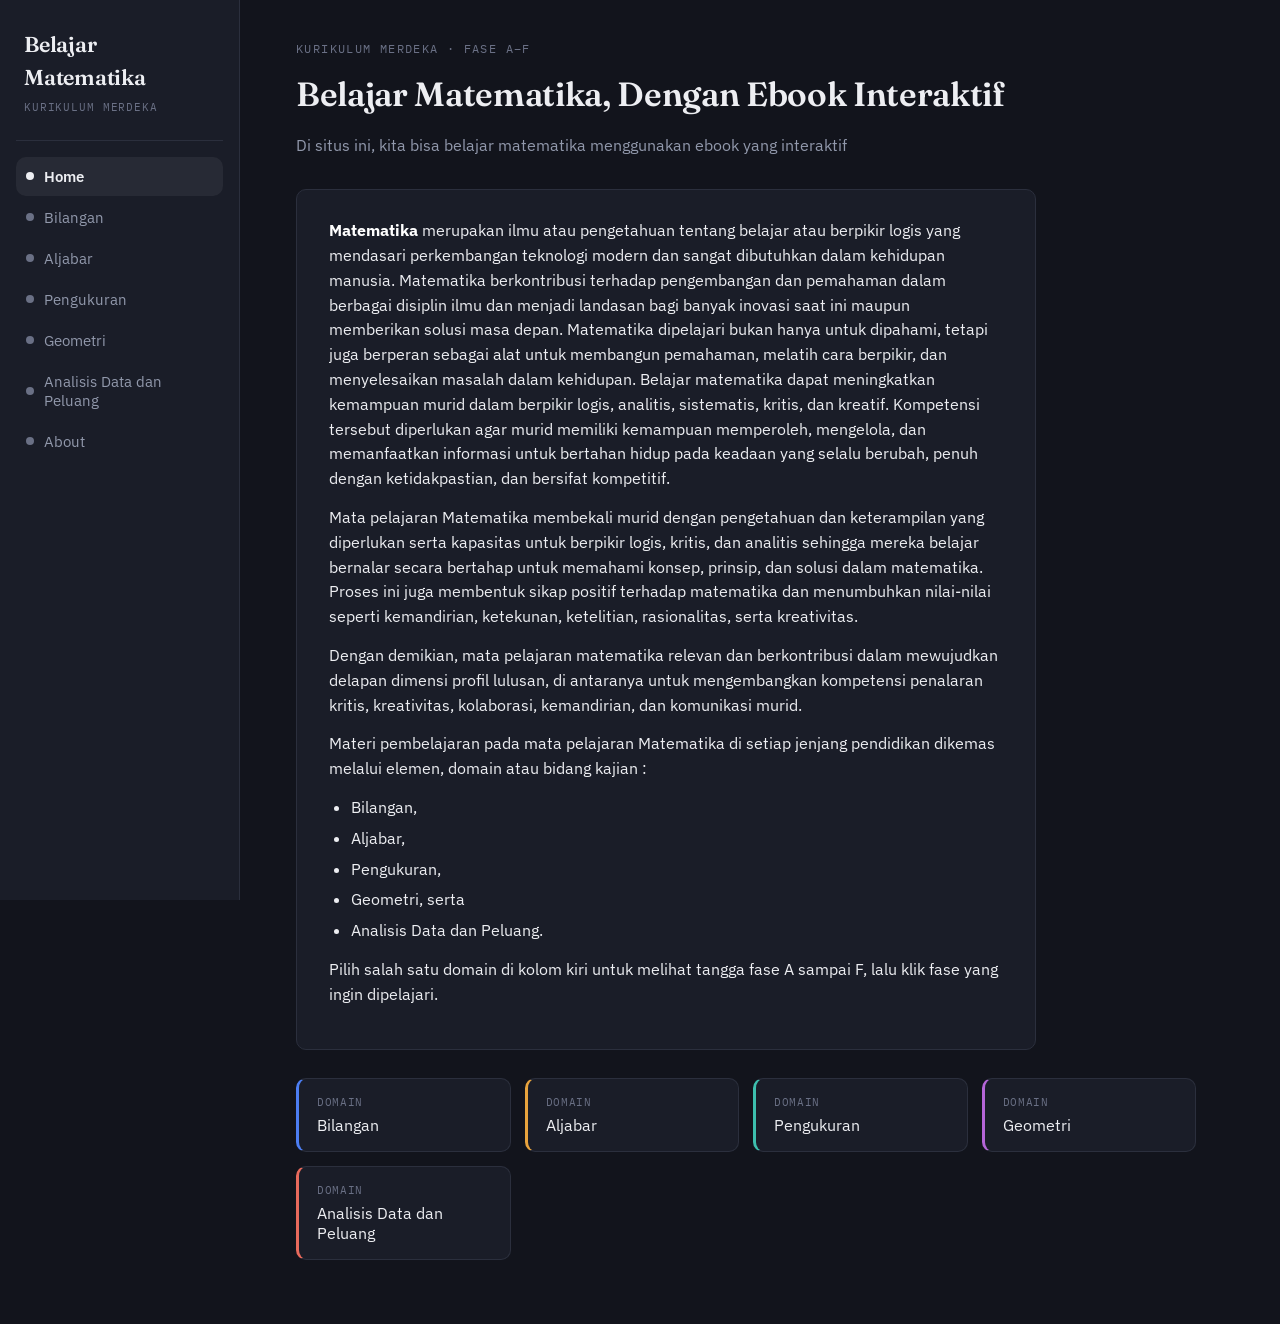
<file: index.html>
<!DOCTYPE html>
<html lang="id">
<head>
<meta charset="UTF-8" />
<meta name="viewport" content="width=device-width, initial-scale=1.0" />
<title>Belajar Matematika — Kurikulum Merdeka</title>
<meta name="description" content="Situs pembelajaran matematika berbasis domain (Bilangan, Aljabar, Pengukuran, Geometri, Analisis Data dan Peluang) dan fase A–F Kurikulum Merdeka." />
<link rel="preconnect" href="https://fonts.googleapis.com" />
<link rel="preconnect" href="https://fonts.gstatic.com" crossorigin />
<link href="https://fonts.googleapis.com/css2?family=Fraunces:opsz,wght@9..144,500;9..144,600;9..144,700&family=IBM+Plex+Sans:wght@400;500;600&family=IBM+Plex+Mono:wght@400;500&display=swap" rel="stylesheet" />
<link rel="stylesheet" href="css/style.css" />
</head>
<body>
<div class="app">
  <nav class="col-menu" aria-label="Menu utama">
    <div class="brand">
      Belajar Matematika
      <small>Kurikulum Merdeka</small>
    </div>
    <ul class="menu-list" id="menu-list"></ul>
  </nav>

  <main class="col-workspace" id="workspace" aria-live="polite">
    <!-- Konten dirender oleh js/app.js -->
  </main>
</div>

<script src="js/app.js"></script>

<!-- Netlify Identity: mengarahkan ke /admin setelah login -->
<script src="https://identity.netlify.com/v1/netlify-identity-widget.js"></script>
<script>
  if (window.netlifyIdentity) {
    window.netlifyIdentity.on("init", (user) => {
      if (!user) {
        window.netlifyIdentity.on("login", () => {
          document.location.href = "/admin/";
        });
      }
    });
  }
</script>
</body>
</html>
</file>
<file: css/style.css>
/* ===== Design tokens =====
   Palette: deep charcoal-navy workspace, warm chalk text,
   five domain accents (one per math strand).
*/
:root {
  --bg: #12141c;
  --panel: #1a1d28;
  --panel-raised: #232735;
  --border: #2b2f3d;
  --text: #edeef2;
  --text-muted: #9198ab;
  --text-faint: #6a7085;

  --accent-bilangan: #4c7ef3;
  --accent-aljabar: #e8a33d;
  --accent-pengukuran: #3dbfae;
  --accent-geometri: #b565d8;
  --accent-analisis: #e86a5c;
  --accent-default: #edeef2;

  --font-display: "Fraunces", Georgia, serif;
  --font-body: "IBM Plex Sans", system-ui, -apple-system, sans-serif;
  --font-mono: "IBM Plex Mono", "SFMono-Regular", Menlo, monospace;

  --radius: 10px;
}

* { box-sizing: border-box; }

html { color-scheme: dark; }

body {
  margin: 0;
  background: var(--bg);
  color: var(--text);
  font-family: var(--font-body);
  line-height: 1.55;
  -webkit-font-smoothing: antialiased;
}

a { color: inherit; }

:focus-visible {
  outline: 2px solid var(--text);
  outline-offset: 3px;
  border-radius: 4px;
}

/* ===== App shell: two fixed columns ===== */
.app {
  display: grid;
  grid-template-columns: 240px 1fr;
  min-height: 100vh;
}

/* ---- Column 1: fixed primary menu ---- */
.col-menu {
  background: var(--panel);
  border-right: 1px solid var(--border);
  padding: 28px 16px;
  position: sticky;
  top: 0;
  height: 100vh;
  overflow-y: auto;
}

.brand {
  font-family: var(--font-display);
  font-optical-sizing: auto;
  font-size: 1.35rem;
  font-weight: 600;
  letter-spacing: -0.01em;
  padding: 0 8px 24px;
  border-bottom: 1px solid var(--border);
  margin-bottom: 16px;
}

.brand small {
  display: block;
  font-family: var(--font-mono);
  font-size: 0.68rem;
  font-weight: 400;
  color: var(--text-faint);
  text-transform: uppercase;
  letter-spacing: 0.08em;
  margin-top: 4px;
}

.menu-list {
  list-style: none;
  margin: 0;
  padding: 0;
  display: flex;
  flex-direction: column;
  gap: 2px;
}

.menu-item {
  display: flex;
  align-items: center;
  gap: 10px;
  width: 100%;
  text-align: left;
  background: none;
  border: none;
  color: var(--text-muted);
  font-family: var(--font-body);
  font-size: 0.92rem;
  padding: 10px 10px;
  border-radius: var(--radius);
  cursor: pointer;
  transition: background 0.15s ease, color 0.15s ease;
}

.menu-item:hover { background: rgba(255,255,255,0.04); color: var(--text); }

.menu-item.active {
  background: rgba(255,255,255,0.06);
  color: var(--text);
  font-weight: 600;
}

.menu-dot {
  width: 8px;
  height: 8px;
  border-radius: 50%;
  flex: none;
  background: var(--text-faint);
}

.menu-item.active .menu-dot,
.menu-item:hover .menu-dot { background: var(--dot, var(--text)); }

/* ---- Column 2: contextual workspace ---- */
.col-workspace {
  padding: 40px 56px 64px;
  min-width: 0;
}

.workspace-header {
  margin-bottom: 32px;
}

.eyebrow {
  font-family: var(--font-mono);
  font-size: 0.72rem;
  text-transform: uppercase;
  letter-spacing: 0.12em;
  color: var(--text-faint);
  margin: 0 0 10px;
}

.workspace-title {
  font-family: var(--font-display);
  font-size: 2.1rem;
  font-weight: 600;
  letter-spacing: -0.01em;
  margin: 0 0 12px;
  color: var(--text);
}

.workspace-lede {
  color: var(--text-muted);
  max-width: 60ch;
  margin: 0;
  font-size: 1.02rem;
}

/* ===== Signature element: the phase staircase =====
   Fase A -> F is a genuine progression (rising grade level),
   so each step is indented further and sits on a rising line. */
.staircase {
  position: relative;
  margin-top: 36px;
  padding-left: 28px;
}

.staircase::before {
  content: "";
  position: absolute;
  left: 3px;
  top: 8px;
  bottom: 8px;
  width: 2px;
  background: linear-gradient(to bottom, var(--domain-color, var(--text-faint)), transparent);
  opacity: 0.35;
}

.stair-step {
  position: relative;
  margin-bottom: 14px;
}

.stair-step:last-child { margin-bottom: 0; }

.stair-card {
  display: flex;
  align-items: center;
  gap: 16px;
  width: 100%;
  background: var(--panel);
  border: 1px solid var(--border);
  border-radius: var(--radius);
  padding: 14px 18px;
  cursor: pointer;
  text-align: left;
  color: var(--text);
  font-family: var(--font-body);
  transition: border-color 0.15s ease, transform 0.15s ease, background 0.15s ease;
}

.stair-card:hover {
  border-color: var(--domain-color, var(--text-faint));
  background: var(--panel-raised);
}

@media (prefers-reduced-motion: no-preference) {
  .stair-card:hover { transform: translateX(2px); }
}

.stair-badge {
  font-family: var(--font-mono);
  font-weight: 600;
  font-size: 0.95rem;
  width: 34px;
  height: 34px;
  border-radius: 50%;
  display: flex;
  align-items: center;
  justify-content: center;
  flex: none;
  background: color-mix(in srgb, var(--domain-color, #888) 18%, transparent);
  color: var(--domain-color, var(--text));
  border: 1px solid color-mix(in srgb, var(--domain-color, #888) 45%, transparent);
}

.stair-body { min-width: 0; flex: 1; }

.stair-label {
  font-family: var(--font-mono);
  font-size: 0.7rem;
  color: var(--text-faint);
  text-transform: uppercase;
  letter-spacing: 0.06em;
  margin: 0 0 3px;
}

.stair-title {
  margin: 0;
  font-size: 0.98rem;
  color: var(--text);
}

.stair-title.empty { color: var(--text-faint); font-style: italic; }

.stair-arrow { color: var(--text-faint); flex: none; }

/* staircase rising indent, generated via nth-child */
.stair-step:nth-child(1) { margin-left: 0; }
.stair-step:nth-child(2) { margin-left: 14px; }
.stair-step:nth-child(3) { margin-left: 28px; }
.stair-step:nth-child(4) { margin-left: 42px; }
.stair-step:nth-child(5) { margin-left: 56px; }
.stair-step:nth-child(6) { margin-left: 70px; }

/* ===== Bab list (chapters within a fase) — flat list, no staircase indent ===== */
.bab-list {
  display: flex;
  flex-direction: column;
  gap: 10px;
  margin-top: 8px;
  max-width: 640px;
}

.bab-card {
  display: flex;
  align-items: center;
  gap: 16px;
  width: 100%;
  background: var(--panel);
  border: 1px solid var(--border);
  border-radius: var(--radius);
  padding: 14px 18px;
  cursor: pointer;
  text-align: left;
  color: var(--text);
  font-family: var(--font-body);
  transition: border-color 0.15s ease, transform 0.15s ease, background 0.15s ease;
}

.bab-card:hover {
  border-color: var(--domain-color, var(--text-faint));
  background: var(--panel-raised);
}

@media (prefers-reduced-motion: no-preference) {
  .bab-card:hover { transform: translateX(2px); }
}

/* ===== Back link ===== */
.back-link {
  display: inline-flex;
  align-items: center;
  gap: 6px;
  background: none;
  border: none;
  color: var(--text-muted);
  font-family: var(--font-mono);
  font-size: 0.78rem;
  cursor: pointer;
  padding: 6px 0;
  margin-bottom: 20px;
}

.back-link:hover { color: var(--text); }

.detail-card {
  border: 1px solid var(--border);
  border-radius: var(--radius);
  background: var(--panel);
  padding: 28px 32px;
  max-width: 74ch;
}

.detail-tag {
  display: inline-block;
  font-family: var(--font-mono);
  font-size: 0.7rem;
  text-transform: uppercase;
  letter-spacing: 0.08em;
  padding: 4px 10px;
  border-radius: 999px;
  background: color-mix(in srgb, var(--domain-color, #888) 18%, transparent);
  color: var(--domain-color, var(--text));
  border: 1px solid color-mix(in srgb, var(--domain-color, #888) 45%, transparent);
  margin-bottom: 16px;
}

.detail-title {
  font-family: var(--font-display);
  font-size: 1.7rem;
  margin: 0 0 12px;
}

.detail-summary {
  color: var(--text-muted);
  margin: 0 0 22px;
  font-size: 1rem;
}

.detail-body h2, .detail-body h3 {
  font-family: var(--font-display);
  color: var(--text);
  margin: 24px 0 10px;
}

.detail-body p { margin: 0 0 14px; color: var(--text); }
.detail-body ul, .detail-body ol { margin: 0 0 14px; padding-left: 22px; }
.detail-body li { margin-bottom: 6px; }
.detail-body strong { color: #fff; }
.detail-body em { color: var(--text); }

.detail-body a {
  color: var(--domain-color, #8fb3ff);
  text-decoration: underline;
  text-underline-offset: 2px;
}

.detail-body code {
  font-family: var(--font-mono);
  font-size: 0.88em;
  background: rgba(255,255,255,0.08);
  border: 1px solid var(--border);
  border-radius: 4px;
  padding: 1px 6px;
}

.detail-body blockquote {
  margin: 0 0 14px;
  padding: 4px 16px;
  border-left: 3px solid var(--domain-color, var(--text-faint));
  color: var(--text-muted);
  font-style: italic;
}

.detail-body hr {
  border: none;
  border-top: 1px solid var(--border);
  margin: 22px 0;
}

.ebook-cta {
  display: inline-flex;
  align-items: center;
  gap: 10px;
  text-decoration: none;
  background: color-mix(in srgb, var(--domain-color, #888) 16%, transparent);
  border: 1px solid color-mix(in srgb, var(--domain-color, #888) 45%, transparent);
  color: var(--text);
  font-family: var(--font-body);
  font-weight: 600;
  font-size: 0.95rem;
  padding: 12px 18px;
  border-radius: var(--radius);
  margin-bottom: 22px;
  transition: background 0.15s ease, transform 0.15s ease;
}

.ebook-cta:hover {
  background: color-mix(in srgb, var(--domain-color, #888) 26%, transparent);
}

@media (prefers-reduced-motion: no-preference) {
  .ebook-cta:hover { transform: translateX(2px); }
}

.ebook-cta-icon { font-size: 1.1rem; }
.ebook-cta-arrow { color: var(--domain-color, var(--text-faint)); margin-left: 2px; }

.materi-list {
  list-style: none;
  margin: 0 0 24px;
  padding: 0;
  display: flex;
  flex-direction: column;
  gap: 8px;
}

.materi-list li {
  display: flex;
  gap: 10px;
  align-items: flex-start;
  font-size: 0.95rem;
}

.materi-list li::before {
  content: "";
  width: 6px;
  height: 6px;
  border-radius: 50%;
  margin-top: 8px;
  flex: none;
  background: var(--domain-color, var(--text-faint));
}

.empty-note {
  color: var(--text-faint);
  font-style: italic;
  font-size: 0.92rem;
  border: 1px dashed var(--border);
  border-radius: var(--radius);
  padding: 16px 18px;
}

/* ===== About / Home prose ===== */
.prose-card {
  border: 1px solid var(--border);
  border-radius: var(--radius);
  background: var(--panel);
  padding: 28px 32px;
  max-width: 74ch;
  color: var(--text);
}

.home-grid {
  display: grid;
  gap: 14px;
  margin-top: 28px;
  grid-template-columns: repeat(auto-fit, minmax(180px, 1fr));
  max-width: 900px;
}

.home-domain-card {
  border: 1px solid var(--border);
  border-radius: var(--radius);
  background: var(--panel);
  padding: 16px 18px;
  cursor: pointer;
  text-align: left;
  color: var(--text);
  font-family: var(--font-body);
  border-left: 3px solid var(--card-color, var(--text-faint));
  transition: background 0.15s ease;
}

.home-domain-card:hover { background: var(--panel-raised); }

.home-domain-card .stair-label { margin-bottom: 6px; }

/* ===== Responsive ===== */
@media (max-width: 860px) {
  .app { grid-template-columns: 1fr; }
  .col-menu {
    position: static;
    height: auto;
    border-right: none;
    border-bottom: 1px solid var(--border);
    padding: 16px;
  }
  .menu-list { flex-direction: row; flex-wrap: wrap; }
  .col-workspace { padding: 28px 20px 48px; }
  .stair-step { margin-left: 0 !important; }
  .staircase { padding-left: 20px; }
  .detail-card, .prose-card { padding: 22px 20px; }
}
</file>
